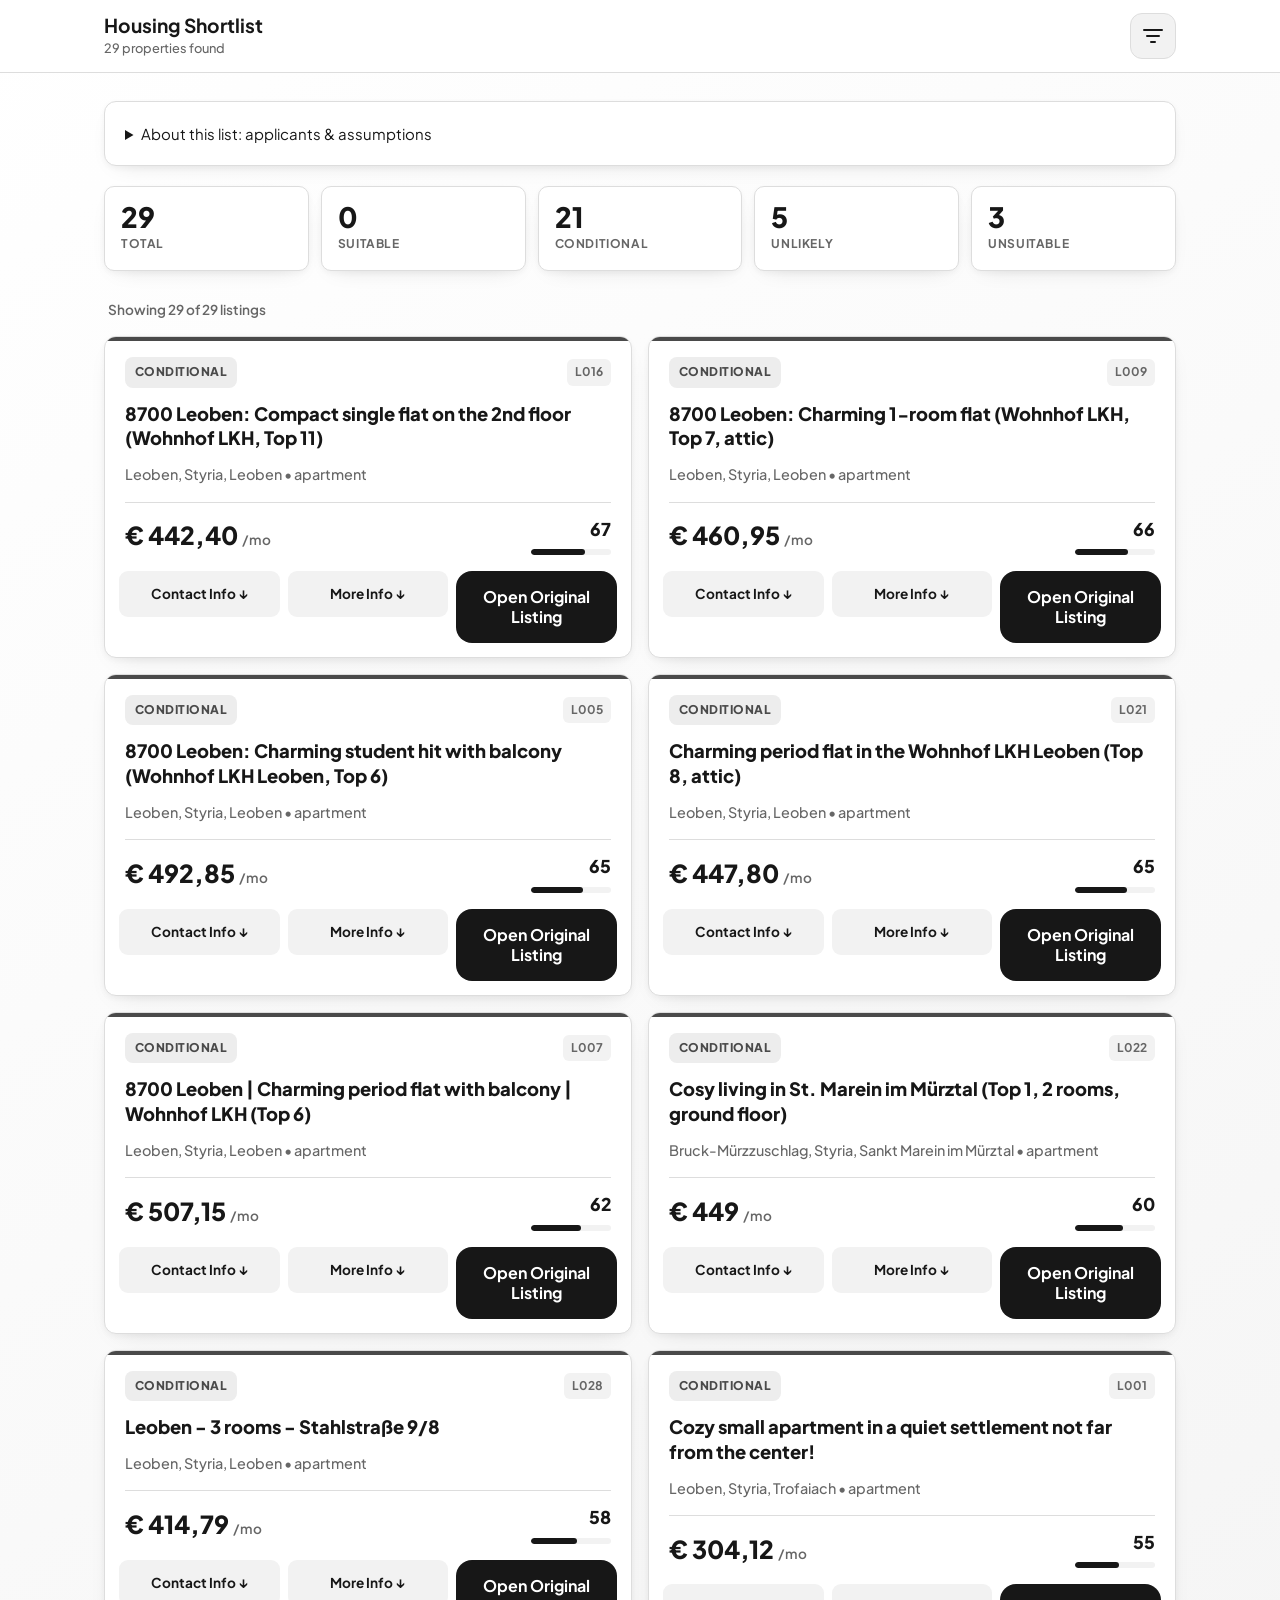
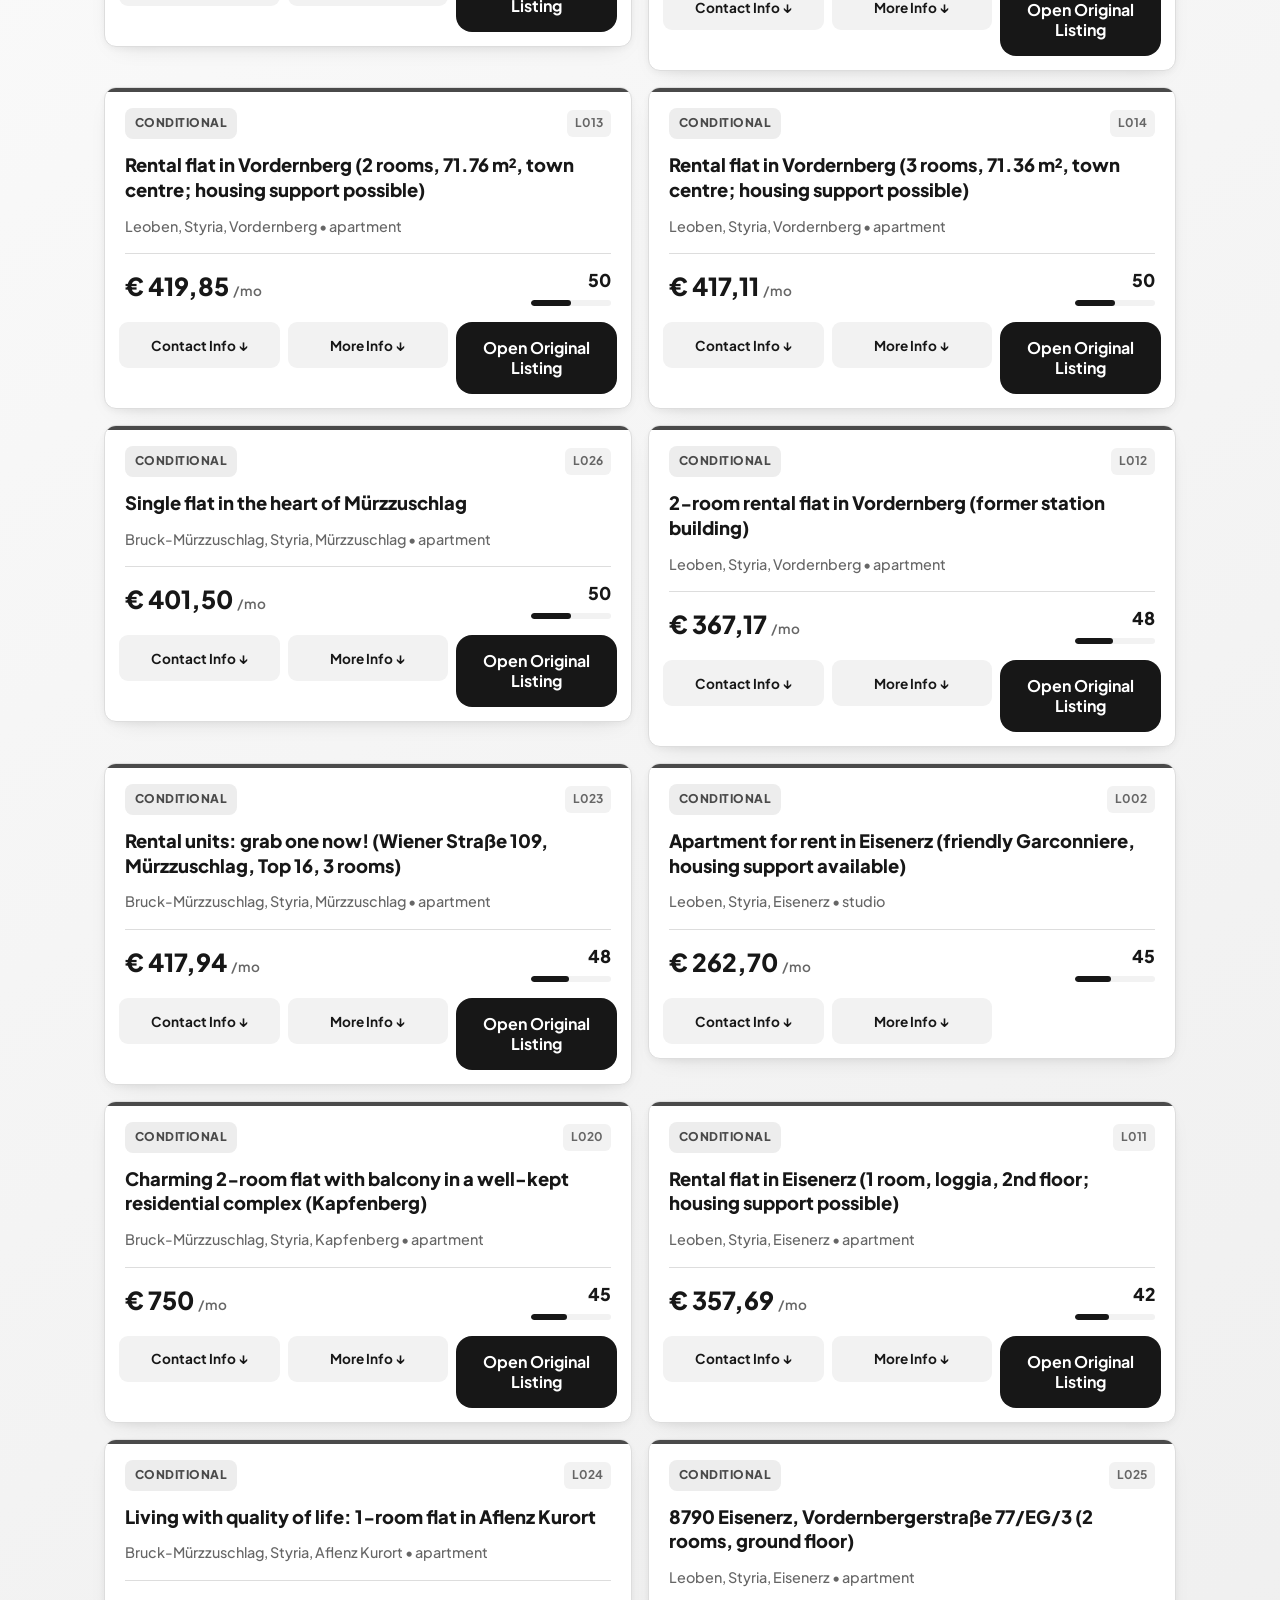
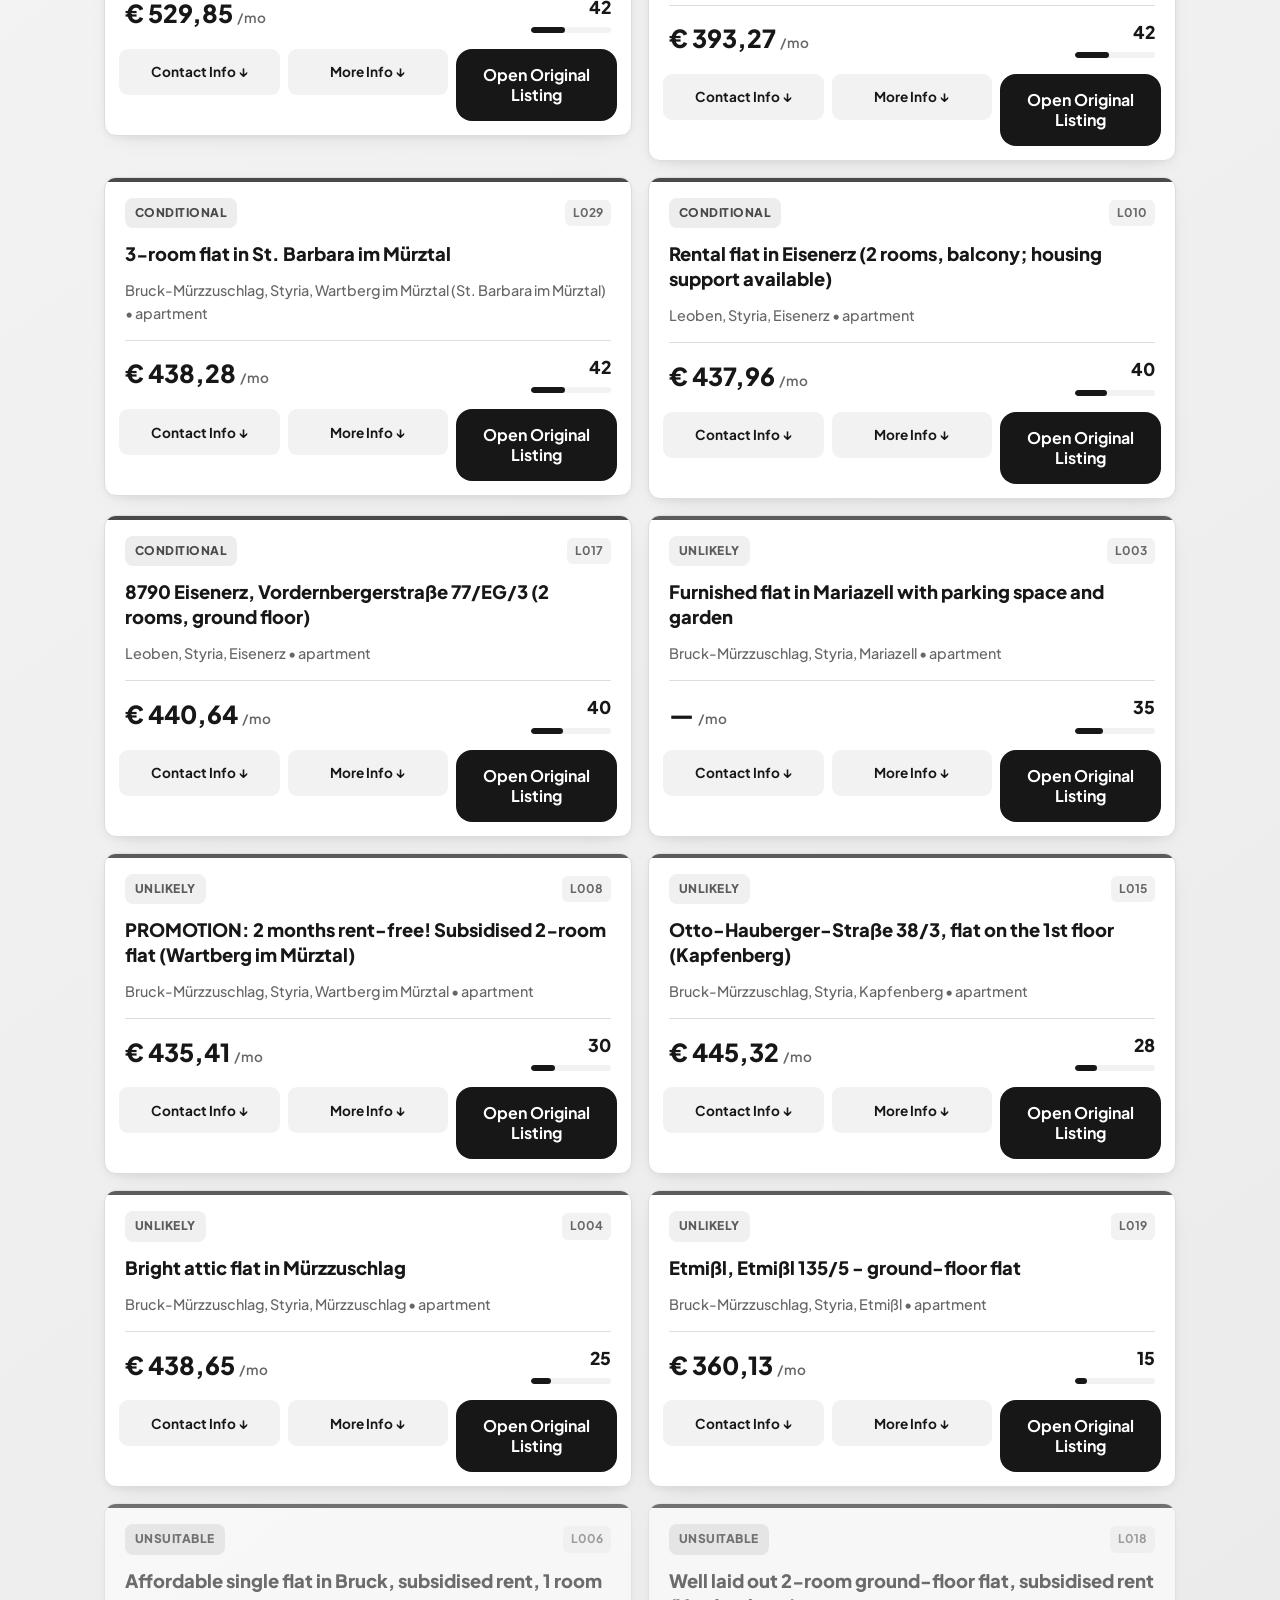
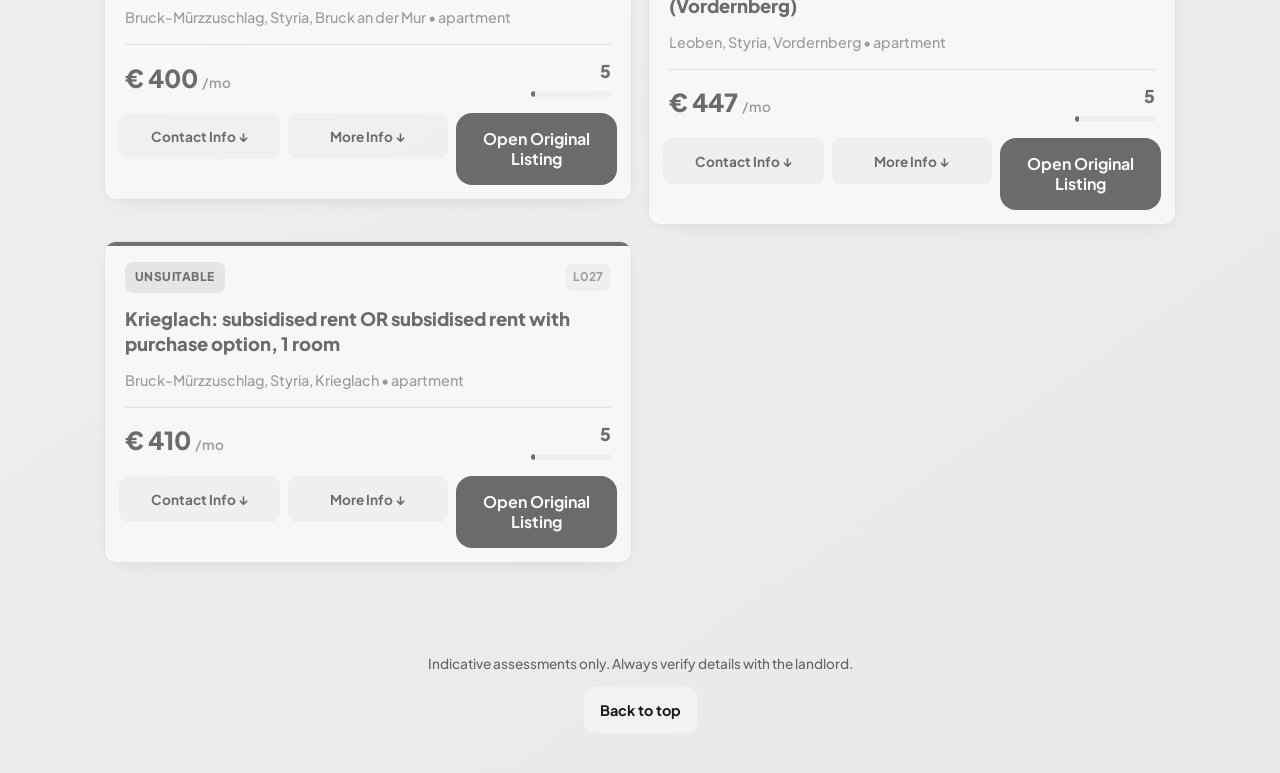
<file: assets/index1.html>
<!doctype html>
<html lang="en">
<head>
<meta charset="utf-8">
<meta name="viewport" content="width=device-width, initial-scale=1, viewport-fit=cover">
<meta name="apple-mobile-web-app-capable" content="yes">
<meta name="apple-mobile-web-app-status-bar-style" content="black-translucent">
<meta name="theme-color" content="#ffffff" media="(prefers-color-scheme: light)">
<meta name="theme-color" content="#0a0a0a" media="(prefers-color-scheme: dark)">
<title>Austria Housing Shortlist</title>
<link rel="preconnect" href="https://fonts.googleapis.com">
<link rel="preconnect" href="https://fonts.gstatic.com" crossorigin>
<link href="https://fonts.googleapis.com/css2?family=Plus+Jakarta+Sans:wght@400;500;600;700;800&display=swap" rel="stylesheet">
<link rel="stylesheet" href="style1.css">
</head>
<body>

<header class="topbar" id="top">
  <div class="topbar-inner">
    <div class="brand">
      <h1>Housing Shortlist</h1>
      <p class="sub" id="subtitle">Loading…</p>
    </div>
    <button class="icon-btn" id="toggle-filters" aria-expanded="false" aria-controls="filters">
      <span class="sr">Filters</span>
      <svg viewBox="0 0 24 24" width="24" height="24" aria-hidden="true"><path d="M3 6h18M6 12h12M10 18h4" stroke="currentColor" stroke-width="2" stroke-linecap="round" fill="none"/></svg>
    </button>
  </div>

  <section class="filters" id="filters" hidden>
    <label class="field search">
      <span class="sr">Search</span>
      <input type="search" id="q" placeholder="Search town, landlord, risk…" autocomplete="off">
    </label>

    <div class="chips" id="verdict-chips" role="group" aria-label="Filter by verdict"></div>

    <div class="row">
      <label class="field">
        <span>Town</span>
        <select id="city"></select>
      </label>
      <label class="field">
        <span>Landlord type</span>
        <select id="ltype"></select>
      </label>
    </div>
    <div class="row">
      <label class="field">
        <span>Status</span>
        <select id="status"></select>
      </label>
      <label class="field">
        <span>Sort by</span>
        <select id="sort">
          <option value="score-desc">Score (high → low)</option>
          <option value="rent-asc">Monthly rent (low → high)</option>
          <option value="rent-desc">Monthly rent (high → low)</option>
          <option value="move-asc">Move-in cost (low → high)</option>
          <option value="id-asc">ID (L001 → )</option>
          <option value="id-desc">ID (newest first)</option>
        </select>
      </label>
    </div>
    <div class="row actions">
      <button class="btn ghost" id="reset" type="button">Reset</button>
      <button class="btn ghost" id="expand-all" type="button">Expand</button>
      <button class="btn ghost" id="collapse-all" type="button">Collapse</button>
    </div>
  </section>
</header>

<main id="main">
  <div id="load-error" class="notice" hidden>
    <h2>Data Unavailable</h2>
    <p>Please select your local listings.json file to continue.</p>
    <label class="btn">
      Choose File
      <input type="file" id="file-input" accept="application/json,.json" hidden>
    </label>
  </div>

  <section id="meta-section" class="panel" hidden></section>
  <section id="summary" class="summary" hidden></section>
  <p class="result-count" id="result-count" aria-live="polite"></p>
  <section id="list" class="list" aria-label="Listings"></section>
  <p id="empty" class="empty" hidden>No listings match your criteria.</p>
  <section id="template-section" class="panel" hidden></section>
</main>

<footer class="foot">
  <p>Indicative assessments only. Always verify details with the landlord.</p>
  <a href="#top" class="btn ghost">Back to top</a>
</footer>

<script src="script1.js"></script>
</body>
</html>
</file>
<file: assets/style1.css>
:root {
  --bg: #f2f2f2;
  --bg-highlight: #ffffff;
  --bg-lowlight: #e9e9e9;
  --surface: #ffffff;
  --surface-2: #f2f2f2;
  --text: #171717;
  --muted: #666666;
  --line: #dddddd;
  --brand: #171717;
  --brand-ink: #ffffff;
  --link: #171717;

  --ok: #333333;      --ok-bg: #e5e5e5;
  --cond: #4a4a4a;    --cond-bg: #ededed;
  --unlikely: #5c5c5c;--unlikely-bg: #f0f0f0;
  --bad: #1f1f1f;     --bad-bg: #e1e1e1;
  --info-bg: #e9e9e9; --info: #333333;

  --radius: 12px;
  --shadow: 0 8px 24px -14px rgba(0, 0, 0, 0.18), 0 2px 6px rgba(0, 0, 0, 0.04);
  --gutter: 24px;
}

@media (prefers-color-scheme: dark) {
  :root {
    --bg: #111111;
    --bg-highlight: #202020;
    --bg-lowlight: #151515;
    --surface: #1b1b1b;
    --surface-2: #292929;
    --text: #f2f2f2;
    --muted: #b0b0b0;
    --line: #3a3a3a;
    --brand: #f2f2f2;
    --brand-ink: #111111;
    --link: #f2f2f2;
    --ok: #eeeeee;      --ok-bg: #343434;
    --cond: #d0d0d0;    --cond-bg: #303030;
    --unlikely: #b5b5b5;--unlikely-bg: #2b2b2b;
    --bad: #f5f5f5;     --bad-bg: #393939;
    --info-bg: #303030; --info: #eeeeee;
    --shadow: 0 12px 30px rgba(0,0,0,0.22);
  }
}

* { box-sizing: border-box; }
html { scroll-behavior: smooth; -webkit-tap-highlight-color: transparent; }
body {
  margin: 0;
  background: linear-gradient(145deg, var(--bg-highlight) 0%, var(--bg) 52%, var(--bg-lowlight) 100%);
  color: var(--text);
  font: 15px/1.55 'Plus Jakarta Sans', system-ui, -apple-system, sans-serif;
  padding-bottom: env(safe-area-inset-bottom);
}
h1, h2, h3 { font-weight: 700; line-height: 1.2; margin: 0; letter-spacing: -0.02em; }
a { color: var(--link); overflow-wrap: anywhere; text-decoration: none; font-weight: 600; }
.sr { position: absolute; width: 1px; height: 1px; overflow: hidden; clip: rect(0 0 0 0); }
[hidden] { display: none !important; }

/* ---------- Sticky Header ---------- */
.topbar {
  position: sticky; top: 0; z-index: 50;
  background: color-mix(in srgb, var(--surface) 94%, transparent);
  backdrop-filter: blur(14px); -webkit-backdrop-filter: blur(14px);
  border-bottom: 1px solid var(--line);
  padding-top: env(safe-area-inset-top);
}

.topbar-inner {
  display: flex; align-items: center; justify-content: space-between;
  width: min(100%, 1120px); margin: 0 auto;
  padding: 13px var(--gutter);
}
.brand h1 { font-size: 1.2rem; letter-spacing: 0; }
.sub { margin: 2px 0 0; font-size: 0.8rem; color: var(--muted); font-weight: 500; }

.icon-btn {
  appearance: none; background: var(--surface-2); color: var(--text);
  border: 1px solid var(--line); width: 46px; height: 46px; border-radius: 12px;
  display: grid; place-items: center; cursor: pointer; transition: transform 0.2s ease;
}
.icon-btn:active { transform: scale(0.92); }
.icon-btn[aria-expanded="true"] { background: var(--brand); color: var(--brand-ink); }

/* ---------- Floating Filters (App-like) ---------- */
.filters {
  width: min(100%, 1120px); margin: 0 auto;
  background: var(--surface);
  padding: 16px var(--gutter) 20px;
  display: grid; gap: 16px;
  max-height: 80vh; overflow-y: auto;
  animation: slideDown 0.3s cubic-bezier(0.16, 1, 0.3, 1);
}
@keyframes slideDown {
  from { opacity: 0; transform: translateY(-10px); }
  to { opacity: 1; transform: translateY(0); }
}

.field { display: grid; gap: 6px; font-size: 0.8rem; font-weight: 600; color: var(--text); }
.field input, .field select {
  font: inherit; font-size: 15px; color: var(--text);
  background: var(--surface-2); border: 1px solid transparent;
  border-radius: 9px; padding: 12px 14px; min-height: 48px; width: 100%; transition: 0.2s ease;
  outline: none;
}
.field input:focus, .field select:focus { border-color: var(--brand); background: var(--surface); }
.row { display: grid; grid-template-columns: 1fr 1fr; gap: 12px; }

.chips { display: flex; flex-wrap: wrap; gap: 8px; }
.chip {
  appearance: none; font: inherit; font-size: 0.85rem; font-weight: 600;
  min-height: 42px; padding: 9px 14px; border-radius: 8px; cursor: pointer;
  border: 1px solid var(--line); background: var(--surface); color: var(--text);
  transition: all 0.2s;
}
.chip[aria-pressed="true"] { background: var(--brand); color: var(--brand-ink); border-color: var(--brand); }

.btn {
  display: inline-flex; align-items: center; justify-content: center;
  font: inherit; font-size: 0.9rem; font-weight: 700; cursor: pointer;
  min-width: 0; max-width: 100%; min-height: 46px; padding: 11px 16px; border-radius: 9px;
  background: var(--brand); color: var(--brand-ink); border: none;
  text-decoration: none; text-align: center; white-space: normal; overflow-wrap: anywhere; line-height: 1.25; transition: transform 0.1s;
}
.btn:active { transform: scale(0.97); }
.btn.ghost { background: var(--surface-2); color: var(--text); }
.btn.primary { width: 100%; font-size: 1rem; padding: 16px; border-radius: 16px; }

/* ---------- Layout & Spacing ---------- */
main { padding: 28px var(--gutter) 36px; max-width: 1120px; margin: 0 auto; }
.panel, .notice {
  background: var(--surface); border: 1px solid var(--line); border-radius: var(--radius);
  padding: 20px; margin-bottom: 20px; box-shadow: var(--shadow);
}
.result-count { margin: 0 0 16px 4px; font-size: 0.85rem; font-weight: 600; color: var(--muted); }

/* ---------- Summary Dashboard ---------- */
.summary { display: grid; grid-template-columns: repeat(5, minmax(0, 1fr)); gap: 12px; margin-bottom: 28px; }
.tile {
  background: var(--surface); border: 1px solid var(--line); border-radius: 10px;
  padding: 16px; box-shadow: var(--shadow);
  display: flex; flex-direction: column; justify-content: center;
}
.tile b { font-size: 1.75rem; font-weight: 800; line-height: 1; margin-bottom: 4px; }
.tile span { font-size: 0.75rem; color: var(--muted); font-weight: 700; text-transform: uppercase; letter-spacing: 0.05em; }

/* ---------- Mobile-First Cards ---------- */
.list { display: grid; grid-template-columns: repeat(2, minmax(0, 1fr)); align-items: start; gap: 16px; min-width: 0; }
.card {
  min-width: 0; max-width: 100%; background: var(--surface); border: 1px solid var(--line); border-radius: var(--radius);
  box-shadow: var(--shadow); overflow: hidden;
  transition: box-shadow 0.2s ease, transform 0.2s ease; position: relative;
}
.card:hover { box-shadow: 0 12px 28px -14px rgba(0, 0, 0, 0.28); }
.card.is-rejected { opacity: 0.6; filter: grayscale(1); }

/* Indicator Stripe at the top instead of a side border for a cleaner mobile look */
.card::before {
  content: ''; position: absolute; top: 0; left: 0; right: 0; height: 4px; z-index: 10;
}
.card.v-suitable::before { background: var(--ok); }
.card.v-conditional::before { background: var(--cond); }
.card.v-unlikely::before { background: var(--unlikely); }
.card.v-unsuitable::before { background: var(--bad); }

.card-header {
  min-width: 0; max-width: 100%; padding: 20px 20px 16px;
  display: grid; gap: 12px; position: relative;
}

.c-top { display: flex; justify-content: space-between; align-items: center; }
.c-id { font-size: 0.75rem; font-weight: 700; color: var(--muted); background: var(--surface-2); padding: 4px 8px; border-radius: 6px; }
.c-title { font-size: 1.15rem; font-weight: 800; line-height: 1.35; margin-top: 2px; overflow-wrap: anywhere; }
.c-loc { font-size: 0.9rem; color: var(--muted); font-weight: 500; }

.c-meta { 
  display: flex; justify-content: space-between; align-items: flex-end; 
  margin-top: 4px; padding-top: 13px; border-top: 1px solid var(--line);
}
.c-rent { font-size: 1.55rem; font-weight: 800; color: var(--text); }
.c-rent + small { font-size: 0.85rem; font-weight: 600; color: var(--muted); margin-left: 4px; }

.scorebar { display: flex; flex-direction: column; align-items: flex-end; gap: 6px; width: 80px; }
.scorebar b { font-size: 1.1rem; font-weight: 800; color: var(--brand); }
.scorebar .track { width: 100%; height: 6px; background: var(--surface-2); border-radius: 99px; overflow: hidden; }
.scorebar .fill { height: 100%; background: var(--brand); border-radius: 99px; }

/* Custom toggle indicator replacing text toggle */
.c-toggle-indicator {
  display: flex; align-items: center; justify-content: center; gap: 8px;
  margin-top: 8px; font-size: 0.8rem; font-weight: 700; color: var(--muted); text-transform: uppercase;
}
.c-chevron {
  width: 24px; height: 24px; border-radius: 50%; background: var(--surface-2);
  display: flex; align-items: center; justify-content: center; transition: transform 0.3s;
}
.c-chevron::after { content: '↓'; font-size: 12px; font-weight: bold; }
.card[open] .c-chevron { transform: rotate(180deg); }
.card[open] .c-more-text { display: none; }

.badge {
  display: inline-flex; align-items: center; font-size: 0.75rem; font-weight: 800;
  text-transform: uppercase; letter-spacing: 0.04em; padding: 6px 10px; border-radius: 8px;
}
.b-suitable { background: var(--ok-bg); color: var(--ok); }
.b-conditional { background: var(--cond-bg); color: var(--cond); }
.b-unlikely { background: var(--unlikely-bg); color: var(--unlikely); }
.b-unsuitable { background: var(--bad-bg); color: var(--bad); }

/* ---------- Card Body (Expanded Content) ---------- */
.card-body { padding: 18px 20px 22px; display: grid; gap: 22px; border-top: 1px solid var(--line); animation: fadeIn 0.25s ease; }
@keyframes fadeIn { from { opacity: 0; } to { opacity: 1; } }

.sec h3 {
  font-size: 0.8rem; text-transform: uppercase; letter-spacing: 0.05em; color: var(--muted);
  margin: 0 0 12px; padding-bottom: 8px; border-bottom: 1px solid var(--line);
}

dl.kv { margin: 0; display: grid; gap: 12px; }
dl.kv > div { display: flex; flex-direction: column; gap: 4px; }
dl.kv dt { color: var(--muted); font-size: 0.8rem; font-weight: 600; text-transform: uppercase; }
dl.kv dd { margin: 0; font-size: 1rem; font-weight: 500; color: var(--text); overflow-wrap: anywhere; }

ul.plain { margin: 0; padding-left: 0; display: grid; gap: 8px; list-style: none; }
ul.plain li {
  position: relative; padding-left: 24px; font-size: 0.95rem; font-weight: 500;
}
ul.ok li::before { content: "✓"; position: absolute; left: 0; color: var(--ok); font-weight: 800; }
ul.risk li::before { content: "!"; position: absolute; left: 0; color: var(--bad); font-weight: 800; }

.note-box {
  background: var(--cond-bg); color: var(--cond); border-radius: 12px;
  padding: 16px; font-size: 0.95rem; font-weight: 500; line-height: 1.6;
}
.card-actions { margin-top: 0; }
.dual-actions { display: grid; grid-template-columns: repeat(2, minmax(0, 1fr)); align-items: start; gap: 8px; padding: 0 14px 14px; min-width: 0; max-width: 100%; }
.dual-actions.has-contact { grid-template-columns: repeat(3, minmax(0, 1fr)); }
.dual-actions:has(.drawer[open]) { grid-template-columns: repeat(2, minmax(0, 1fr)); }
.drawer { min-width: 0; max-width: 100%; }
.drawer[open] { grid-column: 1 / -1; }
.drawer-btn { width: 100%; min-height: 46px; padding: 10px 8px; font-size: 0.85rem; }
.listing-link { align-self: start; height: auto; min-height: 46px; padding: 8px 6px; font-size: 0.82rem; border-radius: 9px; }
.drawer > summary { list-style: none; }
.drawer > summary::-webkit-details-marker { display: none; }
.drawer[open] > summary { border-radius: 9px 9px 0 0; }
.drawer .card-body { min-width: 0; max-width: 100%; padding: 16px 14px; border: 1px solid var(--line); border-top: 0; border-radius: 0 0 9px 9px; }
.drawer.full-width { grid-column: 1 / -1; }
.contact-kv { gap: 16px !important; }
.contact-kv .contact-entry { gap: 6px !important; }
.contact-kv dt { font-size: 0.72rem; letter-spacing: 0.04em; }
.contact-kv dd { line-height: 1.65; }
.contact-value { display: block; overflow-wrap: anywhere; }
.contact-link { display: inline-flex; align-items: center; min-height: 38px; margin: 2px 3px 2px 0; padding: 5px 10px; border: 1px solid var(--line); border-radius: 7px; background: var(--surface-2); color: var(--link); font-weight: 700; text-decoration: underline; text-decoration-thickness: 1px; text-underline-offset: 3px; }
.contact-link:hover { background: color-mix(in srgb, var(--brand) 12%, var(--surface)); }
.card *, .drawer * { min-width: 0; }
.card .sec, .card .kv, .card .kv > div, .card .kv dd, .card .plain, .card .plain li, .card .note-box { max-width: 100%; overflow-wrap: anywhere; }
.card .badge, .card .c-id { max-width: 100%; overflow-wrap: anywhere; }
.empty { text-align: center; color: var(--muted); padding: 40px 16px; background: var(--surface); border: 1px dashed var(--line); border-radius: var(--radius); }
.btn:focus-visible, .icon-btn:focus-visible, .chip:focus-visible, a:focus-visible, input:focus-visible, select:focus-visible { outline: 3px solid color-mix(in srgb, var(--brand) 45%, transparent); outline-offset: 2px; }

.foot { text-align: center; color: var(--muted); padding: 40px var(--gutter); font-size: 0.85rem; font-weight: 500; }

/* ---------- Tablets & Desktop Adjustments ---------- */
@media (min-width: 768px) {
  .filters { grid-template-columns: 1fr 1fr; align-items: end; }
  .filters .search, .filters .chips { grid-column: 1 / -1; }
  .filters .row { grid-column: span 1; }
  .filters .actions { grid-column: 1 / -1; grid-template-columns: repeat(3, minmax(0, 1fr)); }
  .card-body { grid-template-columns: 1fr 1fr; gap: 24px 32px; }
  .card-body .sec.wide { grid-column: 1 / -1; }
  .c-meta { align-items: center; }
}

@media (max-width: 767px) {
  :root { --gutter: 16px; }
  main { padding-top: 20px; }
  .summary { grid-template-columns: repeat(2, minmax(0, 1fr)); gap: 9px; margin-bottom: 22px; }
  .summary .tile:first-child { grid-column: 1 / -1; }
  .tile { padding: 14px; }
  .tile b { font-size: 1.55rem; }
  .list { grid-template-columns: minmax(0, 1fr); gap: 13px; }
  .card-header { padding: 19px 16px 15px; }
  .c-rent { font-size: 1.45rem; }
  .card-body { padding: 16px 16px 20px; gap: 20px; }
  .dual-actions { padding: 0 12px 12px; }
  .dual-actions.has-contact { grid-template-columns: repeat(2, minmax(0, 1fr)); }
  .dual-actions.has-contact .listing-link { grid-column: 1 / -1; }
  .drawer .card-body { padding: 14px 12px; }
  .foot { padding-top: 28px; }
}

@media (max-width: 420px) {
  .topbar-inner { padding-top: 10px; padding-bottom: 10px; }
  .brand h1 { font-size: 1.08rem; }
  .row { grid-template-columns: minmax(0, 1fr); }
  .filters { gap: 12px; }
  .chips { gap: 6px; }
  .chip { padding: 8px 10px; font-size: 0.78rem; }
  .dual-actions { grid-template-columns: repeat(2, minmax(0, 1fr)); padding-right: 10px; padding-left: 10px; }
  .drawer.full-width { grid-column: 1 / -1; }
  .drawer-btn, .listing-link { padding-right: 4px; padding-left: 4px; font-size: 0.76rem; }
}

@media (prefers-reduced-motion: reduce) {
  *, *::before, *::after { scroll-behavior: auto !important; animation-duration: 0.01ms !important; transition-duration: 0.01ms !important; }
}
</file>
